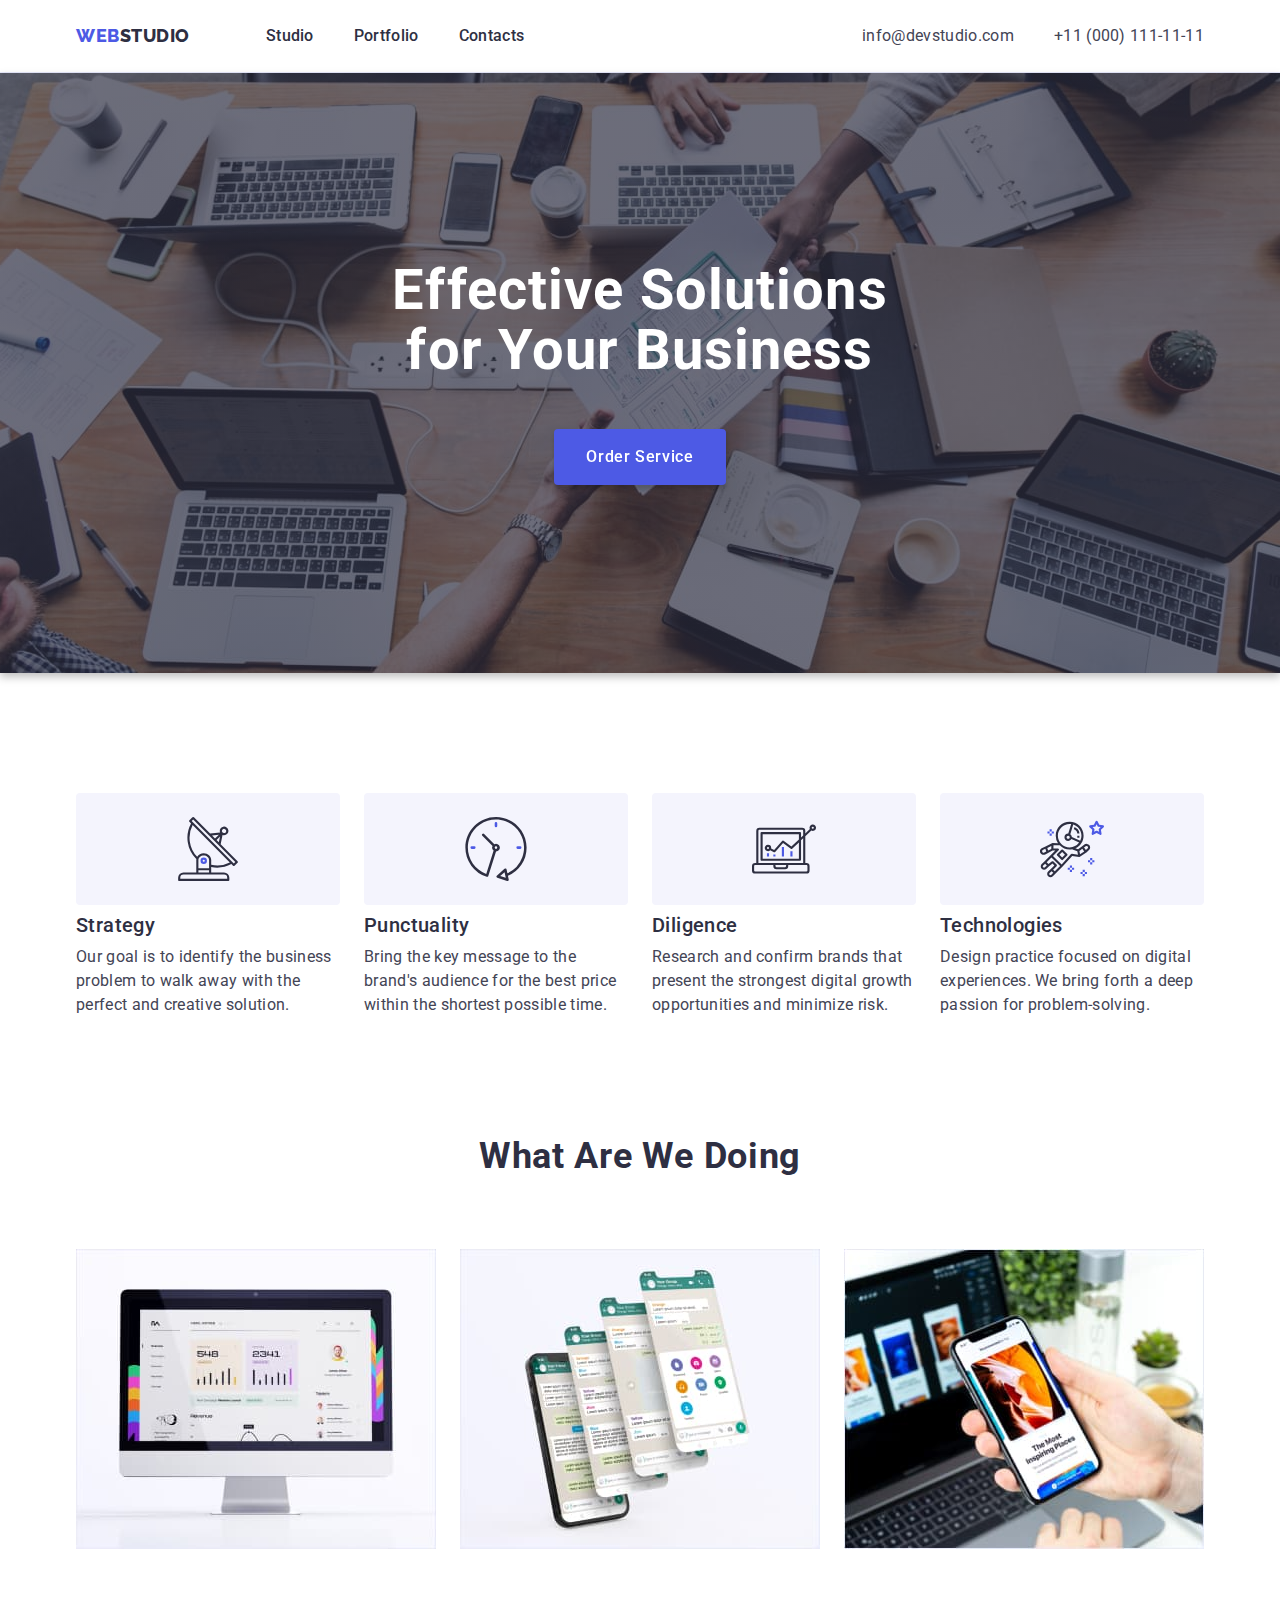
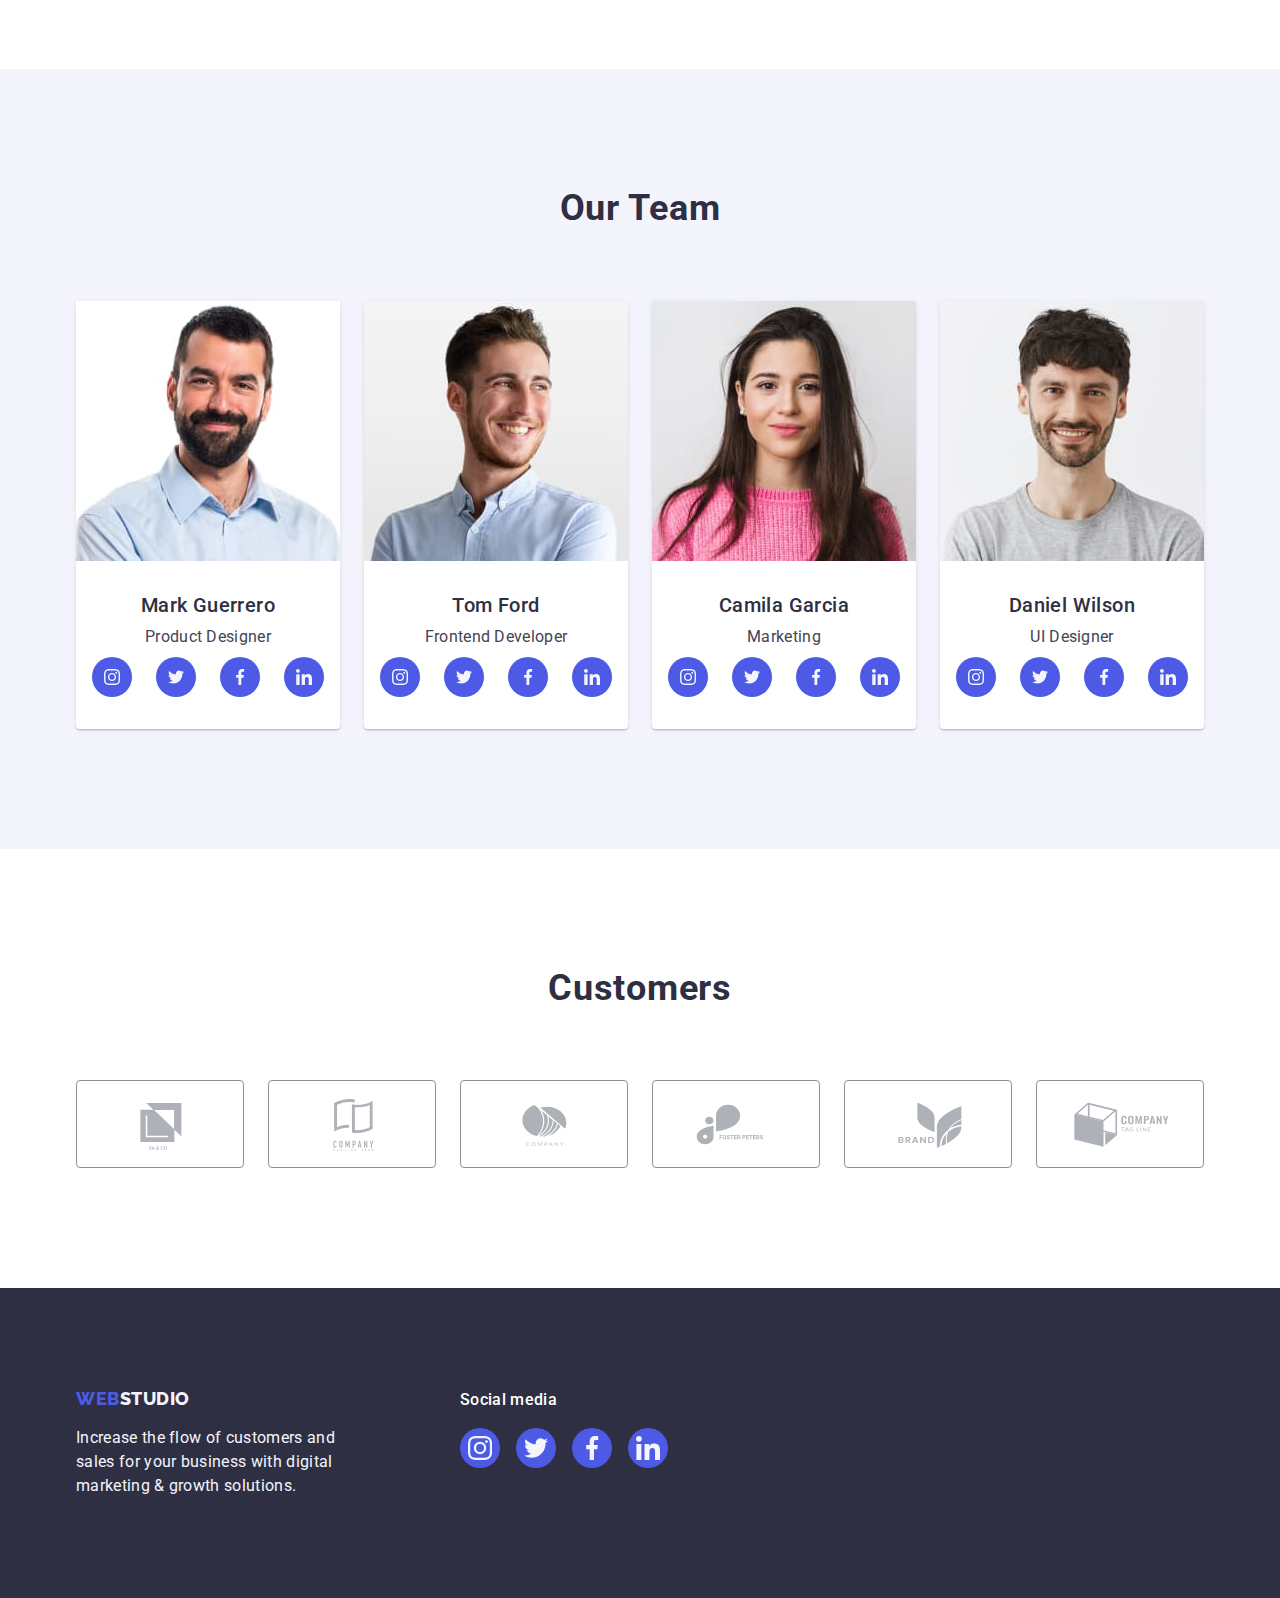
<file: index.html>
<!DOCTYPE html>
<html lang="en">
  <head>
    <meta charset="UTF-8" />
    <meta http-equiv="X-UA-Compatible" content="IE=edge" />
    <meta name="viewport" content="width=device-width, initial-scale=1.0" />
    <title>WebStudio</title>
    <link rel="preconnect" href="https://fonts.googleapis.com" />
    <link rel="preconnect" href="https://fonts.gstatic.com" crossorigin />
    <link
      href="https://fonts.googleapis.com/css2?family=Raleway:wght@800&family=Roboto:wght@400;500;700;900&display=swap"
      rel="stylesheet"
    />
    <link
      rel="stylesheet"
      href="https://cdnjs.cloudflare.com/ajax/libs/modern-normalize/1.1.0/modern-normalize.min.css"
    />
    <link rel="stylesheet" href="./css/styles.css" />
  </head>
  <body>
    <!-- Шапка сайту -->
    <header class="header">
      <div class="container header-container">
        <nav class="nav">
          <a class="logo logo-header link" href="./index.html"
            >Web<span class="header-logo">Studio</span></a
          >
          <ul class="header-list list">
            <li class="header-item">
              <a class="header-link link" href="./index.html">Studio</a>
            </li>
            <li class="header-item">
              <a class="header-link link" href="./portfolio.html">Portfolio</a>
            </li>
            <li class="header-item">
              <a class="header-link link" href="">Contacts</a>
            </li>
          </ul>
        </nav>
        <address class="contacts">
          <ul class="contacts-list list">
            <li class="contacts-item">
              <a class="contacts-link link" href="mailto:info@devstudio.com"
                >info@devstudio.com</a
              >
            </li>
            <li class="contacts-item">
              <a class="contacts-link link" href="tel:+110001111111"
                >+11 (000) 111-11-11</a
              >
            </li>
          </ul>
        </address>
      </div>
    </header>
    <main class="main">
      <!-- Герой -->
      <section class="section-hero">
        <div class="container">
          <h1 class="hero-title">Effective Solutions for Your Business</h1>
          <button class="hero-btn" type="button">Order Service</button>
        </div>
      </section>
      <!-- Про нас -->
      <section class="section-about">
        <div class="container">
          <h2 class="about visually-hidden">About us</h2>
          <ul class="about-list list">
            <li class="about-item">
              <div class="about-container">
                <svg class="about-icon antenna" width="64" height="64">
                  <use href="./images/icon.svg#icon-antenna"></use>
                </svg>
              </div>
              <h3 class="about-title">Strategy</h3>
              <p class="about-text">
                Our goal is to identify the business problem to walk away with
                the perfect and creative solution.
              </p>
            </li>
            <li class="about-item">
              <div class="about-container">
                <svg class="about-icon clock" width="64" height="64">
                  <use href="./images/icon.svg#icon-clock"></use>
                </svg>
              </div>
              <h3 class="about-title">Punctuality</h3>
              <p class="about-text">
                Bring the key message to the brand's audience for the best price
                within the shortest possible time.
              </p>
            </li>
            <li class="about-item">
              <div class="about-container">
                <svg class="about-icon diagram" width="64" height="64">
                  <use href="./images/icon.svg#icon-diagram"></use>
                </svg>
              </div>
              <h3 class="about-title">Diligence</h3>
              <p class="about-text">
                Research and confirm brands that present the strongest digital
                growth opportunities and minimize risk.
              </p>
            </li>
            <li class="about-item">
              <div class="about-container">
                <svg class="about-icon astronaut" width="64" height="64">
                  <use href="./images/icon.svg#icon-astronaut"></use>
                </svg>
              </div>
              <h3 class="about-title">Technologies</h3>
              <p class="about-text">
                Design practice focused on digital experiences. We bring forth a
                deep passion for problem-solving.
              </p>
            </li>
          </ul>
        </div>
      </section>
      <!-- Що ми робимо -->
      <section class="section-work">
        <div class="container">
          <h2 class="work-title">What are we doing</h2>
          <ul class="work-list list">
            <li class="list-item">
              <img
                src="./images/img1.jpg"
                alt="monitor"
                width="360"
                height="300"
              />
            </li>
            <li class="list-item">
              <img
                src="./images/img2.jpg"
                alt="phone"
                width="360"
                height="300"
              />
            </li>
            <li class="list-item">
              <img
                src="./images/img3.jpg"
                alt="laptop and phone"
                width="360"
                height="300"
              />
            </li>
          </ul>
        </div>
      </section>
      <!-- Наша команда -->
      <section class="section-team">
        <div class="container">
          <h2 class="team-title">Our Team</h2>
          <ul class="team-list list">
            <li class="team-item">
              <img
                class="team-photo"
                src="./images/f1.jpg"
                alt="Mark Guerrero"
                width="264"
                height="260"
              />
              <div class="title-team-photo">
                <h3 class="title">Mark Guerrero</h3>
                <p class="team-text">Product Designer</p>
                <ul class="social-list list">
                  <li class="social-list-item">
                    <a class="social-list-link link" href="">
                      <svg
                        class="social-list-icon"
                        width="16"
                        height="16"
                      >
                        <use href="./images/icon.svg#icon-instagram"></use>
                      </svg>
                    </a>
                  </li>
                  <li class="social-list-item">
                    <a class="social-list-link link" href="">
                      <svg
                        class="social-list-icon"
                        width="16"
                        height="16"
                      >
                        <use href="./images/icon.svg#icon-twitter"></use>
                      </svg>
                    </a>
                  </li>
                  <li class="social-list-item">
                    <a class="social-list-link link" href="">
                      <svg
                        class="social-list-icon"
                        width="16"
                        height="16"
                      >
                        <use href="./images/icon.svg#icon-facebook"></use>
                      </svg>
                    </a>
                  </li>
                  <li class="social-list-item">
                    <a class="social-list-link link" href="">
                      <svg
                        class="social-list-icon"
                        width="16"
                        height="16"
                      >
                        <use href="./images/icon.svg#icon-linkedin"></use>
                      </svg>
                    </a>
                  </li>
                </ul>
              </div>
            </li>
            <li class="team-item">
              <img
                class="team-photo"
                src="./images/f2.jpg"
                alt="Tom Ford"
                width="264"
                height="260"
              />
              <div class="title-team-photo">
                <h3 class="title">Tom Ford</h3>
                <p class="team-text">Frontend Developer</p>
                <ul class="social-list list">
                  <li class="social-list-item">
                    <a class="social-list-link link" href="">
                      <svg
                        class="social-list-icon"
                        width="16"
                        height="16"
                      >
                        <use href="./images/icon.svg#icon-instagram"></use>
                      </svg>
                    </a>
                  </li>
                  <li class="social-list-item">
                    <a class="social-list-link link" href="">
                      <svg
                        class="social-list-icon"
                        width="16"
                        height="16"
                      >
                        <use href="./images/icon.svg#icon-twitter"></use>
                      </svg>
                    </a>
                  </li>
                  <li class="social-list-item">
                    <a class="social-list-link link" href="">
                      <svg
                        class="social-list-icon"
                        width="16"
                        height="16"
                      >
                        <use href="./images/icon.svg#icon-facebook"></use>
                      </svg>
                    </a>
                  </li>
                  <li class="social-list-item">
                    <a class="social-list-link link" href="">
                      <svg
                        class="social-list-icon"
                        width="16"
                        height="16"
                      >
                        <use href="./images/icon.svg#icon-linkedin"></use>
                      </svg>
                    </a>
                  </li>
                </ul>
              </div>
            </li>
            <li class="team-item">
              <img
                class="team-photo"
                src="./images/f3.jpg"
                alt="Camila Garcia"
                width="264"
                height="260"
              />
              <div class="title-team-photo">
                <h3 class="title">Camila Garcia</h3>
                <p class="team-text">Marketing</p>
                <ul class="social-list list">
                  <li class="social-list-item">
                    <a class="social-list-link link" href="">
                      <svg
                        class="social-list-icon"
                        width="16"
                        height="16"
                      >
                        <use href="./images/icon.svg#icon-instagram"></use>
                      </svg>
                    </a>
                  </li>
                  <li class="social-list-item">
                    <a class="social-list-link link" href="">
                      <svg
                        class="social-list-icon"
                        width="16"
                        height="16"
                      >
                        <use href="./images/icon.svg#icon-twitter"></use>
                      </svg>
                    </a>
                  </li>
                  <li class="social-list-item">
                    <a class="social-list-link link" href="">
                      <svg
                        class="social-list-icon"
                        width="16"
                        height="16"
                      >
                        <use href="./images/icon.svg#icon-facebook"></use>
                      </svg>
                    </a>
                  </li>
                  <li class="social-list-item">
                    <a class="social-list-link link" href="">
                      <svg
                        class="social-list-icon"
                        width="16"
                        height="16"
                      >
                        <use href="./images/icon.svg#icon-linkedin"></use>
                      </svg>
                    </a>
                  </li>
                </ul>
              </div>
            </li>
            <li class="team-item">
              <img
                class="team-photo"
                src="./images/f4.jpg"
                alt="Daniel Wilson"
                width="264"
                height="260"
              />
              <div class="title-team-photo">
                <h3 class="title">Daniel Wilson</h3>
                <p class="team-text">UI Designer</p>
                <ul class="social-list list">
                  <li class="social-list-item">
                    <a class="social-list-link link" href="">
                      <svg
                        class="social-list-icon"
                        width="16"
                        height="16"
                      >
                        <use href="./images/icon.svg#icon-instagram"></use>
                      </svg>
                    </a>
                  </li>
                  <li class="social-list-item">
                    <a class="social-list-link link" href="">
                      <svg
                        class="social-list-icon"
                        width="16"
                        height="16"
                      >
                        <use href="./images/icon.svg#icon-twitter"></use>
                      </svg>
                    </a>
                  </li>
                  <li class="social-list-item">
                    <a class="social-list-link link" href="">
                      <svg
                        class="social-list-icon"
                        width="16"
                        height="16"
                      >
                        <use href="./images/icon.svg#icon-facebook"></use>
                      </svg>
                    </a>
                  </li>
                  <li class="social-list-item">
                    <a class="social-list-link link" href="">
                      <svg
                        class="social-list-icon"
                        width="16"
                        height="16"
                      >
                        <use href="./images/icon.svg#icon-linkedin"></use>
                      </svg>
                    </a>
                  </li>
                </ul>
              </div>
            </li>
          </ul>
        </div>
      </section>
      <!-- Клієнти -->
      <section class="customers">
        <div class="container">
          <h2 class="customers-title">Customers</h2>
          <ul class="customers-list list">
            <li class="customers-list-item">
              <a class="customers-list-item-link link" href="">
                <svg class="costomers-icon" width="104" height="56">
                  <use
                    class="icon-logo"
                    href="./images/icon.svg#icon-logo"
                  ></use>
                </svg>
              </a>
            </li>
            <li class="customers-list-item">
              <a class="customers-list-item-link link" href="">
                <svg class="costomers-icon" width="104" height="56">
                  <use href="./images/icon.svg#icon-logo-1"></use>
                </svg>
              </a>
            </li>
            <li class="customers-list-item">
              <a class="customers-list-item-link link" href="">
                <svg class="costomers-icon" width="104" height="56">
                  <use href="./images/icon.svg#icon-logo-2"></use>
                </svg>
              </a>
            </li>
            <li class="customers-list-item">
              <a class="customers-list-item-link link" href="">
                <svg class="costomers-icon" width="104" height="56">
                  <use href="./images/icon.svg#icon-logo-3"></use>
                </svg>
              </a>
            </li>
            <li class="customers-list-item">
              <a class="customers-list-item-link link" href="">
                <svg class="costomers-icon" width="104" height="56">
                  <use href="./images/icon.svg#icon-logo-4"></use>
                </svg>
              </a>
            </li>
            <li class="customers-list-item">
              <a class="customers-list-item-link link" href="">
                <svg class="costomers-icon" width="104" height="56">
                  <use href="./images/icon.svg#icon-logo-5"></use>
                </svg>
              </a>
            </li>
          </ul>
        </div>
      </section>
    </main>
    <!-- Футер -->
    <footer class="footer">
      <div class="container footer-container">
        <div class="footer-logo">
          <a class="logo logo-footer link" href="./index.html"
            >Web<span class="footer-logo">Studio</span></a
          >
          <p class="footer-text">
            Increase the flow of customers and sales for your business with
            digital marketing & growth solutions.
          </p>
        </div>
        <div class="footer-social">
          <p class="footer-text-social">Social media</p>
          <ul class="footer-social-list list">
            <li class="footer-social-list-item">
              <a class="footer-social-list-link link" href="">
                <svg
                  class="footer-social-list-icon"
                  width="24"
                  height="24"
                >
                  <use href="./images/icon.svg#icon-instagram-footer"></use>
                </svg>
              </a>
            </li>
            <li class="footer-social-list-item">
              <a class="footer-social-list-link link" href="">
                <svg
                  class="footer-social-list-icon"
                  width="24"
                  height="24"
                >
                  <use href="./images/icon.svg#icon-twitter-footer"></use>
                </svg>
              </a>
            </li>
            <li class="footer-social-list-item">
              <a class="footer-social-list-link link" href="">
                <svg
                  class="footer-social-list-icon"
                  width="24"
                  height="24"
                >
                  <use href="./images/icon.svg#icon-facebook-footer"></use>
                </svg>
              </a>
            </li>
            <li class="footer-social-list-item">
              <a class="footer-social-list-link link" href="">
                <svg
                  class="footer-social-list-icon"
                  width="24"
                  height="24"
                >
                  <use href="./images/icon.svg#icon-linkedin-footer"></use>
                </svg>
              </a>
            </li>
          </ul>
        </div>
      </div>
    </footer>
  </body>
</html>
</file>
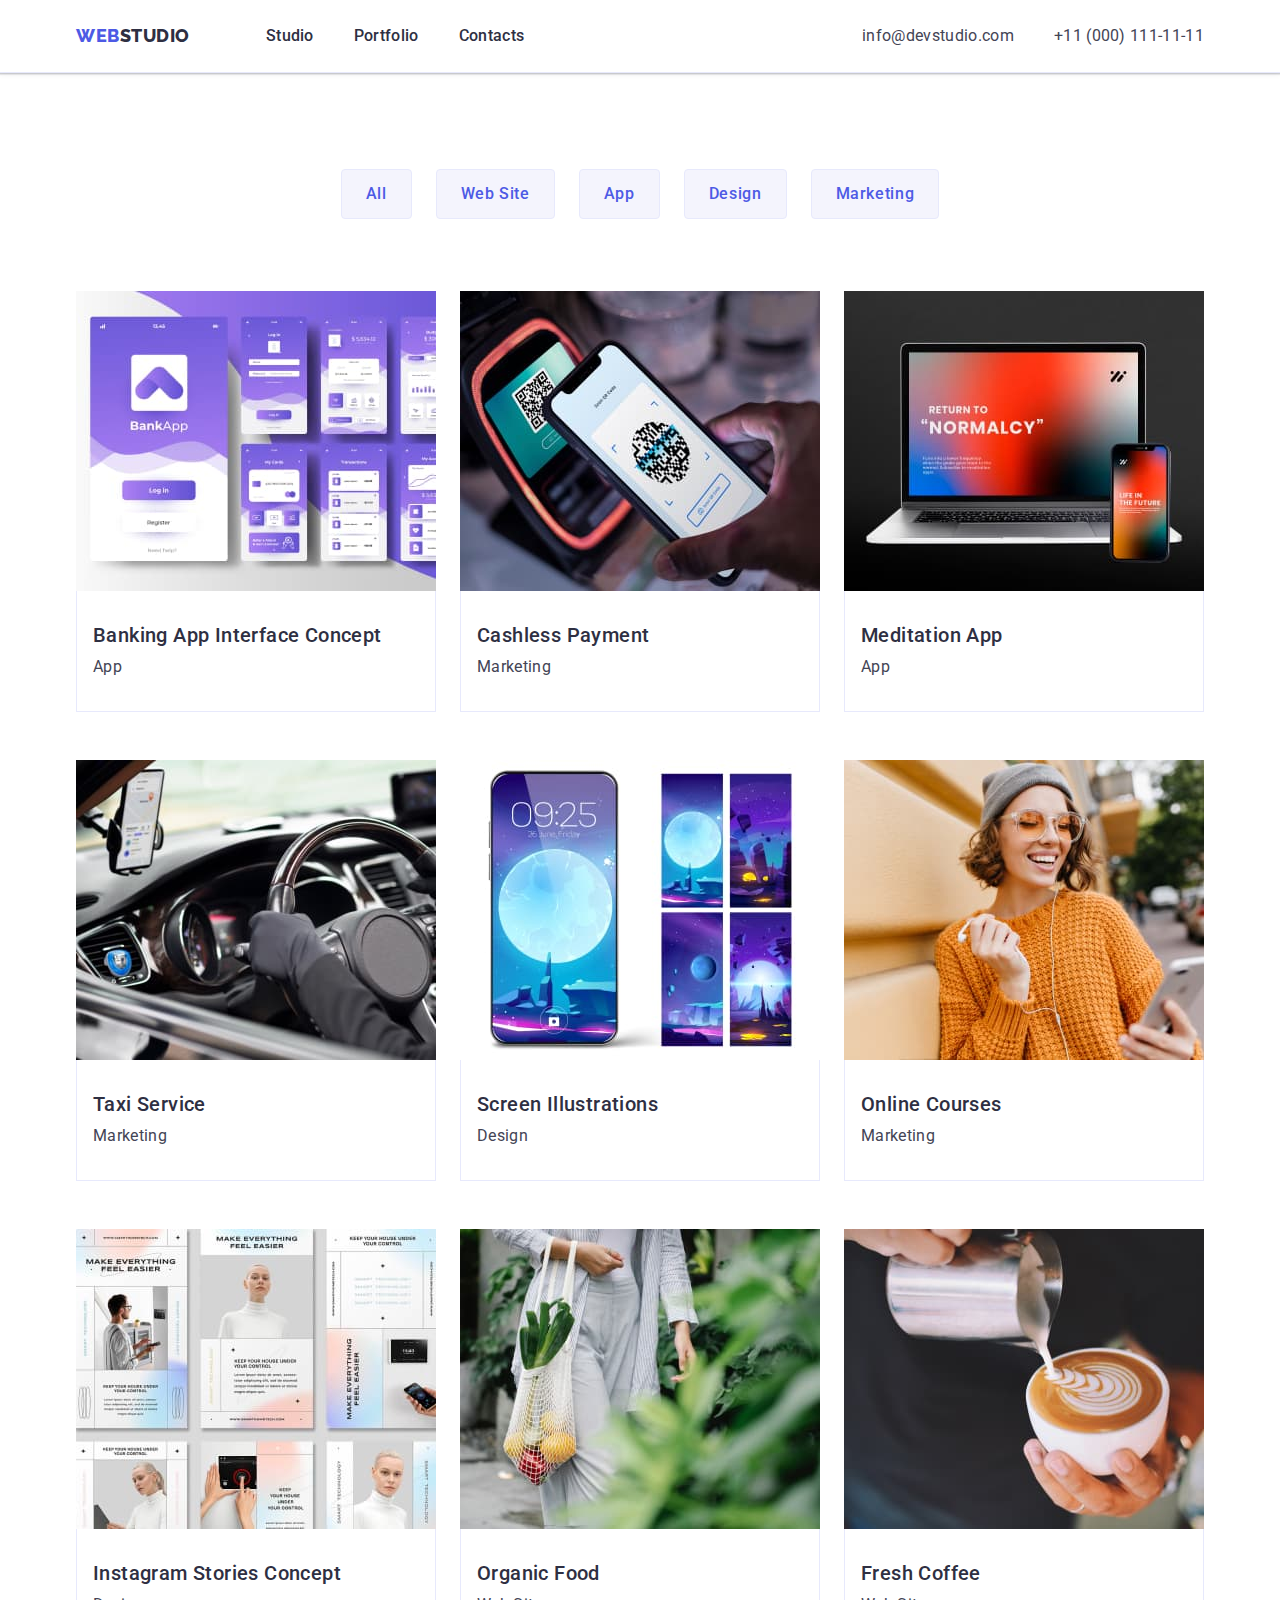
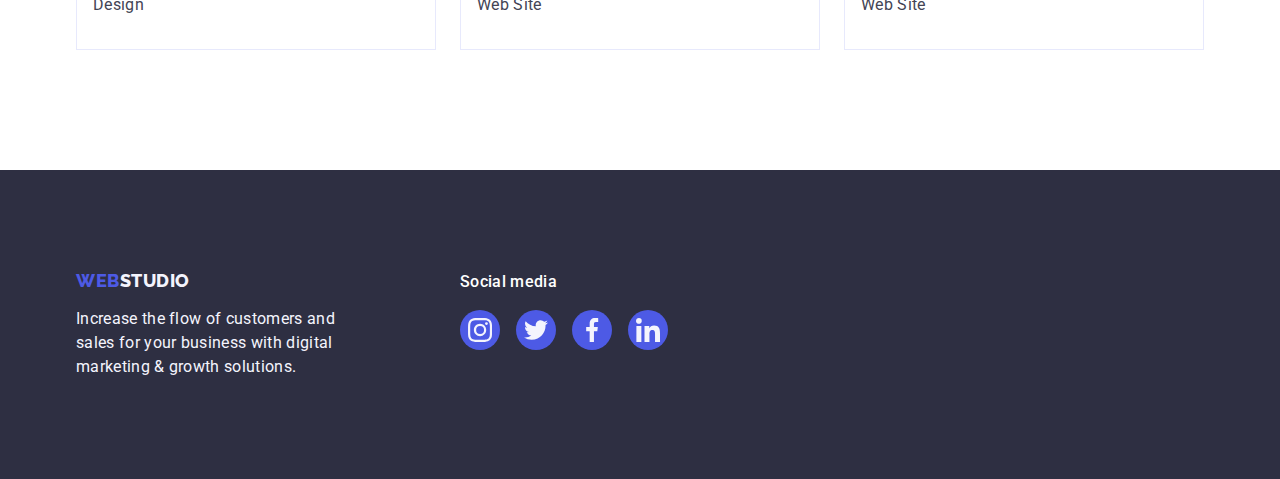
<file: portfolio.html>
<!DOCTYPE html>
<html lang="en">
  <head>
    <meta charset="UTF-8" />
    <meta http-equiv="X-UA-Compatible" content="IE=edge" />
    <meta name="viewport" content="width=device-width, initial-scale=1.0" />
    <title>Portfolio</title>
    <link rel="preconnect" href="https://fonts.googleapis.com" />
    <link rel="preconnect" href="https://fonts.gstatic.com" crossorigin />
    <link
      href="https://fonts.googleapis.com/css2?family=Raleway:wght@800&family=Roboto:wght@400;500;700;900&display=swap"
      rel="stylesheet"
    />
    <link
      rel="stylesheet"
      href="https://cdnjs.cloudflare.com/ajax/libs/modern-normalize/1.1.0/modern-normalize.min.css"
    />
    <link rel="stylesheet" href="./css/styles.css" />
  </head>
  <body class="body">
    <!-- Шапка сайту -->
    <header class="header">
      <div class="container header-container">
        <nav class="nav">
          <a class="logo logo-header link" href="./index.html"
            >Web<span class="header-logo">Studio</span></a
          >
          <ul class="header-list list">
            <li class="header-item">
              <a class="header-link link" href="./index.html">Studio</a>
            </li>
            <li class="header-item">
              <a class="header-link link" href="./portfolio.html">Portfolio</a>
            </li>
            <li class="header-item">
              <a class="header-link link" href="">Contacts</a>
            </li>
          </ul>
        </nav>
        <address class="contacts">
          <ul class="contacts-list list">
            <li class="contacts-item">
              <a class="contacts-link link" href="mailto:info@devstudio.com"
                >info@devstudio.com</a
              >
            </li>
            <li class="contacts-item">
              <a class="contacts-link link" href="tel:+110001111111"
                >+11 (000) 111-11-11</a
              >
            </li>
          </ul>
        </address>
      </div>
    </header>
    <main class="main-portfolio">
      <!-- Наші роботи -->
      <section class="section-works">
        <div class="container">
          <h1 class="visually-hidden">our works</h1>
          <ul class="filters-list list">
            <li class="filters-list-btn">
              <button class="works-btn" type="button">All</button>
            </li>
            <li class="filters-list-btn">
              <button class="works-btn" type="button">Web Site</button>
            </li>
            <li class="filters-list-btn">
              <button class="works-btn" type="button">App</button>
            </li>
            <li class="filters-list-btn">
              <button class="works-btn" type="button">Design</button>
            </li>
            <li class="filters-list-btn">
              <button class="works-btn" type="button">Marketing</button>
            </li>
          </ul>
          <ul class="works-list list">
            <li class="works-item">
              <a class="portfolio-link link" href="">
                <img
                  src="./images/img1-portf.jpg"
                  alt="touch screens"
                  width="360"
                  height="300"
                />
                <div class="works-title-text">
                  <h2 class="works-title">Banking App Interface Concept</h2>
                  <p class="works-text">App</p>
                </div>
              </a>
            </li>
            <li class="works-item">
              <a class="portfolio-link link" href="">
                <img
                  src="./images/img2-portf.jpg"
                  alt="payment terminal and phone"
                  width="360"
                  height="300"
                />
                <div class="works-title-text">
                  <h2 class="works-title">Cashless Payment</h2>
                  <p class="works-text">Marketing</p>
                </div>
              </a>
            </li>
            <li class="works-item">
              <a class="portfolio-link link" href="">
                <img
                  src="./images/img3-portf.jpg"
                  alt="laptop and phone"
                  width="360"
                  height="300"
                />
                <div class="works-title-text">
                  <h2 class="works-title">Meditation App</h2>
                  <p class="works-text">App</p>
                </div>
              </a>
            </li>
            <li class="works-item">
              <a class="portfolio-link link" href="">
                <img
                  src="./images/img4-portf.jpg"
                  alt="steering wheel, car dashboard and phone"
                  width="360"
                  height="300"
                />
                <div class="works-title-text">
                  <h2 class="works-title">Taxi Service</h2>
                  <p class="works-text">Marketing</p>
                </div>
              </a>
            </li>
            <li class="works-item">
              <a class="portfolio-link link" href="">
                <img
                  src="./images/img5-portf.jpg"
                  alt="phone and phone screens"
                  width="360"
                  height="300"
                />
                <div class="works-title-text">
                  <h2 class="works-title">Screen Illustrations</h2>
                  <p class="works-text">Design</p>
                </div>
              </a>
            </li>
            <li class="works-item">
              <a class="portfolio-link link" href="">
                <img
                  src="./images/img6-portf.jpg"
                  alt="a girl in glasses in a hat with a phone and headphones"
                  width="360"
                  height="300"
                />
                <div class="works-title-text">
                  <h2 class="works-title">Online Courses</h2>
                  <p class="works-text">Marketing</p>
                </div>
              </a>
            </li>
            <li class="works-item">
              <a class="portfolio-link link" href="">
                <img
                  src="./images/img7-portf.jpg"
                  alt="six pictures of stories from Instagram"
                  width="360"
                  height="300"
                />
                <div class="works-title-text">
                  <h2 class="works-title">Instagram Stories Concept</h2>
                  <p class="works-text">Design</p>
                </div>
              </a>
            </li>
            <li class="works-item">
              <a class="portfolio-link link" href="">
                <img
                  src="./images/img8-portf.jpg"
                  alt="a woman carries fruit in a white bag"
                  width="360"
                  height="300"
                />
                <div class="works-title-text">
                  <h2 class="works-title">Organic Food</h2>
                  <p class="works-text">Web Site</p>
                </div>
              </a>
            </li>
            <li class="works-item">
              <a class="portfolio-link link" href="">
                <img
                  src="./images/img9-portf.jpg"
                  alt="the man holds a cup of coffee and pours cream into it"
                  width="360"
                  height="300"
                />
                <div class="works-title-text">
                  <h2 class="works-title">Fresh Coffee</h2>
                  <p class="works-text">Web Site</p>
                </div>
              </a>
            </li>
          </ul>
        </div>
      </section>
    </main>
    <!-- Футер -->
    <footer class="footer">
      <div class="container footer-container">
        <div class="footer-logo">
          <a class="logo logo-footer link" href="./index.html"
            >Web<span class="footer-logo">Studio</span></a
          >
          <p class="footer-text">
            Increase the flow of customers and sales for your business with
            digital marketing & growth solutions.
          </p>
        </div>
        <div class="footer-social">
          <p class="footer-text-social">Social media</p>
          <ul class="footer-social-list list">
            <li class="footer-social-list-item">
              <a class="footer-social-list-link link" href="">
                <svg
                  class="footer-social-list-icon"
                  width="24"
                  height="24"
                >
                  <use href="./images/icon.svg#icon-instagram-footer"></use>
                </svg>
              </a>
            </li>
            <li class="footer-social-list-item">
              <a class="footer-social-list-link link" href="">
                <svg
                  class="footer-social-list-icon"
                  width="24"
                  height="24"
                >
                  <use href="./images/icon.svg#icon-twitter-footer"></use>
                </svg>
              </a>
            </li>
            <li class="footer-social-list-item">
              <a class="footer-social-list-link link" href="">
                <svg
                  class="footer-social-list-icon"
                  width="24"
                  height="24"
                >
                  <use href="./images/icon.svg#icon-facebook-footer"></use>
                </svg>
              </a>
            </li>
            <li class="footer-social-list-item">
              <a class="footer-social-list-link link" href="">
                <svg
                  class="footer-social-list-icon"
                  width="24"
                  height="24"
                >
                  <use href="./images/icon.svg#icon-linkedin-footer"></use>
                </svg>
              </a>
            </li>
          </ul>
        </div>
      </div>
    </footer>
  </body>
</html>
</file>
<file: css/styles.css>
*,
*::before,
*::after {
    box-sizing: border-box;
}

:root {
    --primary-text-color: #434455;
    --logo-text-color: #4D5AE5;
    --title-text-color: #2E2F42;
    --accent-color: #4D5AE5;
    --primary-bg-color: #F4F4FD;
    --secondary-bg-color: #2E2F42;
    --white-bg-color: #FFFFFF;
    --white-secondary-bg-color: #E5E5E5;
    --white-text-color: #FFFFFF;
    --accent-bg-color: #404BBF;
    --additional-text-color: #F4F4FD;
    --secondary-accent-color: #31D0AA;
    --primary-icon-color: #8E8F99;
    --text-icon: #AFB1B8;
    --color-border: #E7E9FC;
}

body {
    background-color: var(--white-bg-color);

    color: var(--primary-text-color);
    font-family: 'Roboto', sans-serif;
    font-size: 16px;
    line-height: 1.5;
}

/* Reset */
h1,
h2,
h3,
h4,
h5,
h6,
p {
    margin: 0;
}

img {
    display: block;
    max-width: 100%;
    height: auto;
}

.link {
    text-decoration: none;
}

.list {
    margin: 0;
    padding: 0;
    list-style: none;
}

.visually-hidden {
    position: absolute;
    width: 1px;
    height: 1px;
    margin: -1px;
    border: 0;
    padding: 0;
    white-space: nowrap;
    clip-path: inset(100%);
    clip: rect(0 0 0 0);
    overflow: hidden;
}

/**
  |============================
  | Шапка сайту
  |============================
*/
.container {
    padding-left: 15px;
    padding-right: 15px;
    margin-right: auto;
    margin-left: auto;
    width: 1158px;
}

.header {
    border-bottom: 1px solid #E7E9FC;
    box-shadow: 0px 2px 1px rgba(46, 47, 66, 0.08), 0px 1px 1px rgba(46, 47, 66, 0.16), 0px 1px 6px rgba(46, 47, 66, 0.08);
}

/* Лого */
.header-container {
    display: flex;
    align-items: center;
}

.nav {
    display: flex;
    align-items: center;
}

.logo {
    color: var(--logo-text-color);
    font-family: 'Raleway', sans-serif;
    font-weight: 800;
    font-size: 18px;
    line-height: 1.17;
    letter-spacing: 0.03em;
    text-transform: uppercase;
}

.logo-header {
    margin-right: 76px;
}

.header-logo {
    color: var(--title-text-color);
}

/* Навігація */
.header-list {
    display: flex;
    gap: 40px;
}

.header-link {
    display: inline-block;
    padding: 24px 0;
    color: var(--title-text-color);
    font-weight: 500;
    letter-spacing: 0.02em;
}

/* Контакти */
.contacts {
    display: flex;
    /* padding-top: 24px;
    padding-bottom: 24px; */
    margin-left: auto;
    font-style: normal;
}

.contacts-link {
    padding: 24px 0;
    color: var(--primary-text-color);
    letter-spacing: 0.02em;
}

.contacts-list {
    display: flex;
    gap: 40px;
}

.header-link:hover,
.header-link:focus,
.contacts-link:hover,
.contacts-link:focus {
    color: var(--accent-bg-color);
}

/**
  |============================
  | Мейн
  |============================
*/
/* Герой */
.section-hero {
    max-width: 1440px;
    height: 600px;
    margin-left: auto;
    margin-right: auto;
    padding: 188px 0;
    background-color: var(--secondary-bg-color);

    text-align: center;

    background-image: linear-gradient(rgba(46, 47, 66, 0.7), rgba(46, 47, 66, 0.7)), url(../images/hero.jpg);

    filter: drop-shadow(0px 4px 4px rgba(0, 0, 0, 0.25));
    background-repeat: no-repeat;
    background-position: center;
    background-size: cover;
}

.hero-title {
    max-width: 496px;
    margin-bottom: 48px;
    margin-left: auto;
    margin-right: auto;

    color: var(--white-text-color);
    font-size: 56px;
    line-height: 1.07;
    text-align: center;
    letter-spacing: 0.02em;
}

.hero-btn {
    display: block;
    margin-left: auto;
    margin-right: auto;
    min-width: 169px;
    height: 56px;
    padding: 16px 32px;
    align-items: center;
    background-color: var(--accent-color);

    color: var(--white-text-color);
    font-family: inherit;
    font-weight: 500;
    font-size: 16px;
    line-height: 1.5;
    letter-spacing: 0.04em;

    border: none;
    box-shadow: 0px 4px 4px rgba(0, 0, 0, 0.15);
    border-radius: 4px;
}

.hero-btn:hover,
.hero-btn:focus {
    background-color: var(--accent-bg-color);
}

.hero-btn {
    cursor: pointer;
}

/* Про нас */
.section-about {
    display: flex;
}

.about-container {
    display: flex;
    align-items: center;
    justify-content: center;
    height: 112px;
    background-color: var(--primary-bg-color);
    border-radius: 4px;
    margin-bottom: 8px;

}

.about-item {
    width: calc((100% - 72px) / 4);
}

.section-about {
    padding: 120px 0;
}

.about-list {
    display: flex;
    gap: 24px;
}

.about-title {
    margin-bottom: 8px;

    color: var(--title-text-color);
    font-weight: 500;
    font-size: 20px;
    line-height: 1.2;
    letter-spacing: 0.02em;
}

.about-text {
    color: var(--primary-text-color);
    letter-spacing: 0.02em;
}

/* Що ми робимо */
.section-work {
    padding-bottom: 120px;
}

.work-list {
    display: flex;
    gap: 24px;
}

.list-item {
    width: calc((100% - 48px) / 3);
}

.work-title {
    margin-bottom: 72px;

    color: var(--title-text-color);
    font-size: 36px;
    line-height: 1.11;
    letter-spacing: 0.02em;
    text-align: center;
    text-transform: capitalize;
}

/* Наша команда */
.title-team-photo {
    padding: 32px 0;
    border-radius: 0px 0px 4px 4px;
}

.section-team {
    padding: 120px 0;
    background-color: var(--primary-bg-color);
}

.team-list {
    display: flex;
    gap: 24px;
}

.team-item {
    width: calc((100% - 72px) / 4);
    background-color: var(--white-bg-color);
    box-shadow: 0px 1px 6px rgba(46, 47, 66, 0.08), 0px 1px 1px rgba(46, 47, 66, 0.16), 0px 2px 1px rgba(46, 47, 66, 0.08);
    border-radius: 0px 0px 4px 4px;
}

.team-title {
    margin-bottom: 72px;

    color: var(--title-text-color);
    font-size: 36px;
    line-height: 1.11;
    letter-spacing: 0.02em;
    text-align: center;
    text-transform: capitalize;
}

.title {
    margin-bottom: 8px;
    color: var(--title-text-color);
    font-weight: 500;
    font-size: 20px;
    line-height: 1.2;
    letter-spacing: 0.02em;
    text-align: center;
}

.team-text {
    margin-bottom: 8px;
    color: var(--primary-text-color);
    letter-spacing: 0.02em;
    text-align: center;
}

.social-list {
    display: flex;
    justify-content: center;
    gap: 24px;
}

.social-list-icon {
    fill: var(--primary-bg-color);
}

.social-list-link {
    display: flex;
    justify-content: center;
    align-items: center;
    width: 40px;
    height: 40px;
    background-color: var(--accent-color);
    border-radius: 50%;
}

.social-list-link:hover,
.social-list-link:focus {
    background-color: var(--accent-bg-color);
}

/* Клієнти */
.customers {
    padding-top: 120px;
    padding-bottom: 120px;
}

.customers-title {
    margin-bottom: 72px;
    font-size: 36px;
    line-height: 1.1;
    color: var(--title-text-color);

    text-align: center;
    letter-spacing: 0.02em;
    text-transform: capitalize;
}

.customers-list {
    display: flex;
    gap: 24px;
}

.customers-list-item {
    width: calc((100% - 120px) / 6);
}

.costomers-icon {
    fill: currentColor;
}

.customers-list-item-link {
    display: flex;
    justify-content: center;
    align-items: center;
    width: 168px;
    height: 88px;
    color: var(--text-icon);
    border: 1px solid var(--primary-icon-color);
    border-radius: 4px;
}

.customers-list-item-link:hover,
.customers-list-item-link:focus {
    color: var(--accent-bg-color);
    border: 1px solid var(--accent-bg-color);
}

.customers-list-item-link:hover .costomers-icon,
.customers-list-item-link:focus .costomers-icon {
    fill: var(--accent-bg-color);
}

/**
  |============================
  | Футер
  |============================
*/
.footer {
    padding: 100px 0;
    background-color: var(--secondary-bg-color);
}

.footer-container {
    display: flex;
    align-items: baseline;
    gap: 120px;
}

.footer-social-list {
    display: flex;
    gap: 16px;
}

.footer-social-list-icon {
    fill: var(--primary-bg-color);
    align-items: center;
}

.footer-social-list-link {
    display: flex;
    justify-content: center;
    align-items: center;
    width: 40px;
    height: 40px;
    background-color: var(--accent-color);
    border-radius: 50%;
}

.footer-text-social {
    margin-bottom: 16px;
    color: var(--white-text-color);
    font-weight: 500;
    font-size: 16px;
    line-height: 1.5;
    letter-spacing: 0.02em;
}

.footer-logo {

    color: var(--additional-text-color);
}

.logo-footer {
    display: inline-block;
    margin-bottom: 16px;
}

.footer-text {
    width: 264px;

    color: var(--additional-text-color);
    letter-spacing: 0.02em;
}

.footer-social-list-link:hover,
.footer-social-list-link:focus {
    background-color: var(--secondary-accent-color);
}

/**
  |============================
  | Портфоліо
  |============================
*/
/* Наші роботи */
.section-works {
    padding-top: 96px;
    padding-bottom: 120px;
}

.filters-list {
    display: flex;
    justify-content: center;
    margin-bottom: 72px;
    gap: 24px;
}

.works-btn {
    padding: 12px 24px;

    background-color: var(--primary-bg-color);

    color: var(--accent-color);
    font-family: inherit;
    font-style: normal;
    font-weight: 500;
    font-size: 16px;
    line-height: 1.5;
    text-align: center;
    letter-spacing: 0.04em;

    border: 1px solid var(--color-border);
    border-radius: 4px;
}

.works-item {
    width: calc((100% - 48px) / 3);
}

.works-title-text {
    padding: 32px 16px;
    border: 1px solid var(--color-border);
    border-top: none;
}

.works-title {
    margin-bottom: 8px;
    color: var(--title-text-color);
    font-weight: 500;
    font-size: 20px;
    line-height: 1.2;
    letter-spacing: 0.02em;
}

.works-text {
    color: var(--primary-text-color);
    letter-spacing: 0.02em;
}

.works-btn:hover,
.works-btn:focus {
    background-color: var(--accent-bg-color);
    color: var(--white-text-color);
    border: 1px solid transparent;
    box-shadow: 0px 3px 1px rgba(0, 0, 0, 0.1), 0px 2px 1px rgba(0, 0, 0, 0.08), 0px 2px 2px rgba(0, 0, 0, 0.12);
    border-radius: 4px;
}

.works-btn {
    cursor: pointer;
}

.works-list {
    display: flex;
    flex-wrap: wrap;
    gap: 48px 24px;
}

.portfolio-link {
    display: block;
}

.portfolio-link:hover,
.portfolio-link:focus {
      box-shadow: 0px 1px 6px rgba(46, 47, 66, 0.08), 0px 1px 1px rgba(46, 47, 66, 0.16), 0px 2px 1px rgba(46, 47, 66, 0.08);
}
</file>
